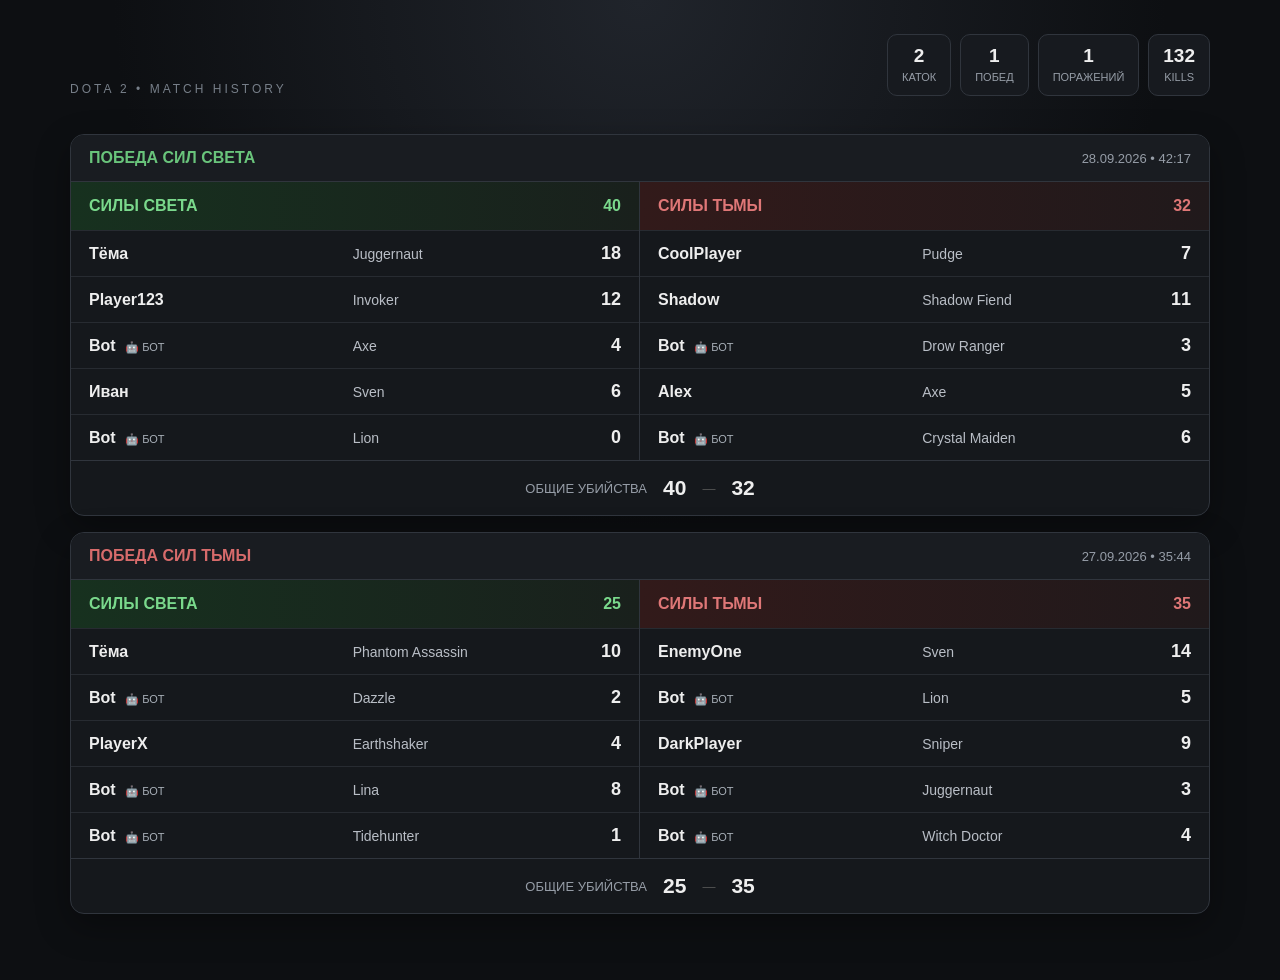
<file: index.html>
<!DOCTYPE html>
<html lang="ru">
<head>
  <meta charset="UTF-8">
  <meta name="viewport" content="width=device-width, initial-scale=1.0">
  <title>DOTA 2 • MATCH HISTOR</title>
  <link rel="stylesheet" href="style.css">
</head>
<body>
  <header class="top">
    <div>
      <div class="eyebrow">DOTA 2 • MATCH HISTORY</div>
    </div>
    <div class="stats" id="stats"></div>
  </header>

  <main id="matches" class="matches"></main>

  <script src="script.js"></script>
</body>
</html>
</file>
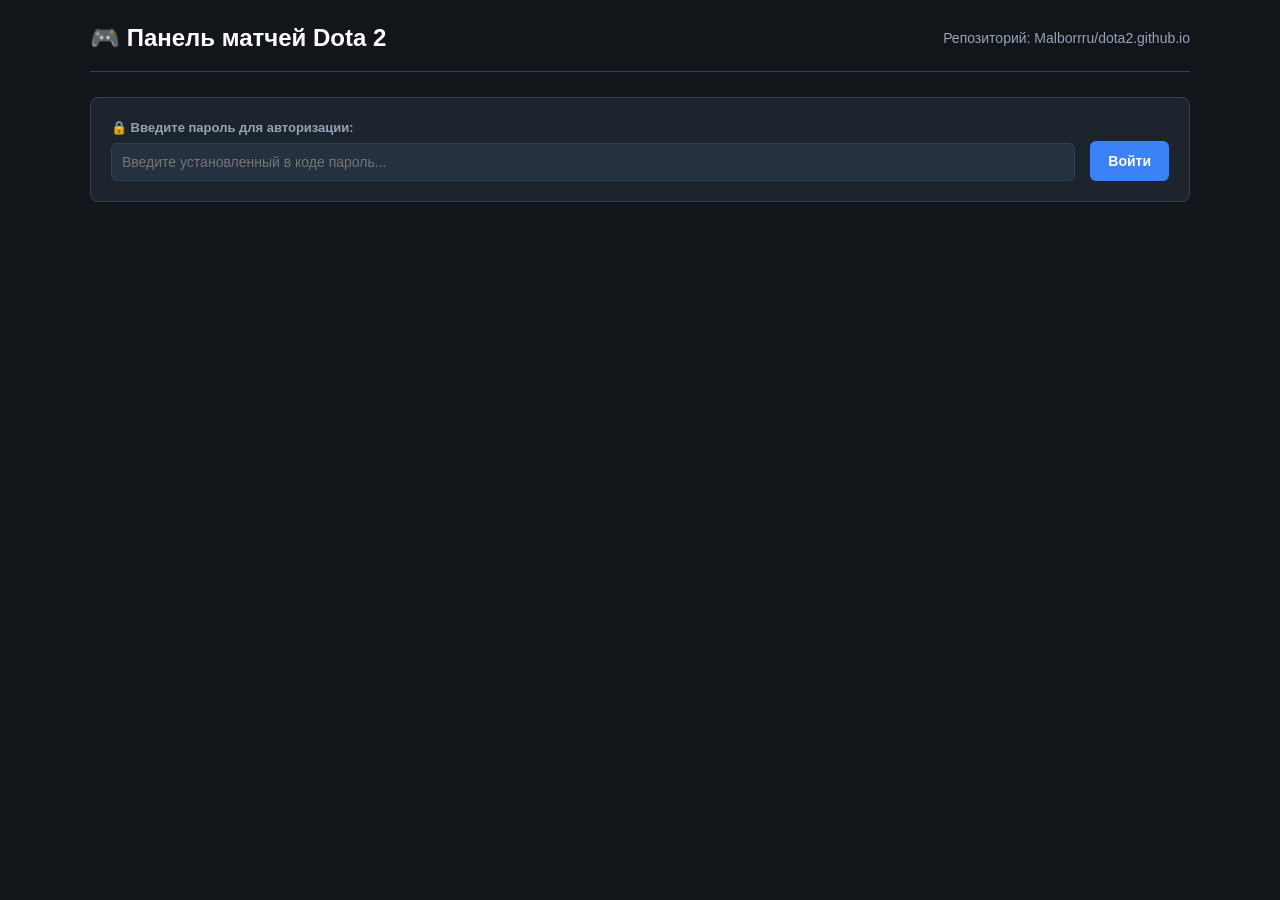
<file: admin.html>
<!DOCTYPE html>
<html lang="ru">
<head>
    <meta charset="UTF-8">
    <meta name="viewport" content="width=device-width, initial-scale=1.0">
    <title>Управление матчами Dota 2</title>
    <style>
        :root {
            --bg-dark: #12161a;
            --bg-card: #1c242d;
            --bg-input: #25313f;
            --text-main: #e2e8f0;
            --text-muted: #94a3b8;
            --accent: #3b82f6;
            --accent-hover: #2563eb;
            --success: #10b981;
            --danger: #ef4444;
            --border: #334155;
        }

        * { box-sizing: border-box; margin: 0; padding: 0; font-family: 'Segoe UI', Tahoma, Geneva, Verdana, sans-serif; }
        body { background-color: var(--bg-dark); color: var(--text-main); padding: 20px; line-height: 1.5; }
        .container { max-width: 1100px; margin: 0 auto; }
        
        header { display: flex; justify-content: space-between; align-items: center; margin-bottom: 25px; padding-bottom: 15px; border-bottom: 1px solid var(--border); }
        h1 { font-size: 24px; color: #fff; display: flex; align-items: center; gap: 10px; }
        
        .auth-panel { background: var(--bg-card); padding: 20px; border-radius: 8px; border: 1px solid var(--border); margin-bottom: 25px; display: flex; align-items: flex-end; gap: 15px; }
        .form-group { display: flex; flex-direction: column; gap: 5px; flex: 1; }
        .form-group.inline { flex-direction: row; align-items: center; gap: 10px; margin-bottom: 0; }
        label { font-size: 13px; color: var(--text-muted); font-weight: 600; }
        input, select { background: var(--bg-input); border: 1px solid var(--border); padding: 10px; border-radius: 6px; color: #fff; font-size: 14px; transition: border 0.2s; width: 100%; }
        input:focus, select:focus { outline: none; border-color: var(--accent); }
        
        .btn { background: var(--accent); color: #fff; border: none; padding: 10px 18px; border-radius: 6px; cursor: pointer; font-size: 14px; font-weight: 600; display: inline-flex; align-items: center; gap: 8px; transition: background 0.2s; height: 40px; }
        .btn:hover { background: var(--accent-hover); }
        .btn-success { background: var(--success); }
        .btn-success:hover { background: #059669; }
        .btn-danger { background: var(--danger); }
        .btn-danger:hover { background: #dc2626; }
        .btn-secondary { background: #475569; }
        .btn-secondary:hover { background: #334155; }
        
        .actions-bar { display: flex; justify-content: space-between; align-items: center; margin-bottom: 20px; }
        .main-actions { display: flex; gap: 10px; }
        
        .matches-list { display: flex; flex-direction: column; gap: 15px; }
        .match-card { background: var(--bg-card); border: 1px solid var(--border); border-radius: 8px; padding: 20px; position: relative; }
        .match-header { display: flex; justify-content: space-between; align-items: center; margin-bottom: 15px; padding-bottom: 10px; border-bottom: 1px solid #2a3746; }
        .match-title { font-size: 18px; font-weight: bold; }
        .match-meta { display: flex; gap: 15px; color: var(--text-muted); font-size: 13px; }
        .badge { padding: 4px 8px; border-radius: 4px; font-size: 12px; font-weight: bold; text-transform: uppercase; }
        .badge-radiant { background: rgba(16, 185, 129, 0.2); color: #10b981; }
        .badge-dire { background: rgba(239, 68, 68, 0.2); color: #ef4444; }
        
        .teams-grid { display: grid; grid-template-columns: 1fr 1fr; gap: 20px; }
        .team-column h4 { margin-bottom: 8px; font-size: 14px; color: var(--text-muted); }
        .player-row { display: flex; justify-content: space-between; background: rgba(0,0,0,0.15); padding: 6px 12px; margin-bottom: 4px; border-radius: 4px; font-size: 13px; align-items: center; }
        .player-info { display: flex; align-items: center; gap: 8px; }
        .player-name a { color: var(--accent); text-decoration: none; }
        .player-name a:hover { text-decoration: underline; }
        .player-hero { font-style: italic; color: #cbd5e1; }
        .player-kills { font-weight: bold; color: #f59e0b; }
        .bot-tag { font-size: 10px; background: #475569; padding: 1px 4px; border-radius: 3px; color: #cbd5e1; }
        
        .match-card-actions { display: flex; gap: 8px; margin-top: 15px; justify-content: flex-end; }
        
        /* Modal */
        .modal { display: none; position: fixed; top: 0; left: 0; width: 100%; height: 100%; background: rgba(0,0,0,0.75); z-index: 1000; overflow-y: auto; padding: 20px 0; }
        .modal-content { background: var(--bg-card); max-width: 900px; margin: 40px auto; border-radius: 8px; border: 1px solid var(--border); padding: 25px; }
        .modal-header { display: flex; justify-content: space-between; align-items: center; margin-bottom: 20px; padding-bottom: 10px; border-bottom: 1px solid var(--border); }
        .modal-grid-meta { display: grid; grid-template-columns: repeat(4, 1fr); gap: 15px; margin-bottom: 20px; }
        .modal-teams-editor { display: grid; grid-template-columns: 1fr 1fr; gap: 25px; }
        .team-editor-box { background: rgba(0,0,0,0.15); padding: 15px; border-radius: 6px; border: 1px solid #2a3746; }
        .team-editor-box h3 { margin-bottom: 15px; font-size: 16px; border-bottom: 1px solid var(--border); padding-bottom: 5px; }
        .player-editor-row { display: grid; grid-template-columns: 80px 100px 100px 50px 1fr; gap: 8px; margin-bottom: 10px; align-items: center; }
        
        .status-msg { padding: 12px; border-radius: 6px; margin-bottom: 20px; display: none; font-size: 14px; }
        .status-error { background: rgba(239, 68, 68, 0.2); color: #fca5a5; border: 1px solid var(--danger); }
        .status-success { background: rgba(16, 185, 129, 0.2); color: #a7f3d0; border: 1px solid var(--success); }
        
        @media (max-width: 768px) {
            .teams-grid, .modal-teams-editor, .auth-panel { grid-template-columns: 1fr; display: flex; flex-direction: column; }
            .player-editor-row { grid-template-columns: 1fr; gap: 5px; background: rgba(251,251,251,0.03); padding: 10px; border-radius: 4px; }
        }
    </style>
</head>
<body>
    <div class="container">
        <header>
            <h1>🎮 Панель матчей Dota 2</h1>
            <div id="repo-info-label" style="color: var(--text-muted); font-size: 14px;"></div>
        </header>

        <!-- Панель входа по паролю -->
        <div class="auth-panel" id="password-section">
            <div class="form-group">
                <label for="admin-password">🔒 Введите пароль для авторизации:</label>
                <input type="password" id="admin-password" placeholder="Введите установленный в коде пароль...">
            </div>
            <button class="btn" onclick="checkPassword()">Войти</button>
        </div>

        <!-- Основной контент (скрыт до ввода пароля) -->
        <div id="main-content" style="display: none;">
            <div id="status-box" class="status-msg"></div>

            <div class="actions-bar">
                <button class="btn btn-success" onclick="openMatchModal()">➕ Добавить матч</button>
                <div class="main-actions">
                    <button class="btn btn-secondary" onclick="loadDataFromGitHub()">🔄 Загрузить из GitHub</button>
                    <button class="btn" onclick="saveDataToGitHub()">💾 Сохранить на GitHub</button>
                </div>
            </div>

            <div class="matches-list" id="matches-container">
                <!-- Сюда рендерятся матчи -->
                <div style="text-align: center; color: var(--text-muted); padding: 40px;">Нажмите «Загрузить из GitHub», чтобы отобразить матчи.</div>
            </div>
        </div>
    </div>

    <!-- Модальное окно Редактирования / Добавления -->
    <div class="modal" id="match-modal">
        <div class="modal-content">
            <div class="modal-header">
                <h2 id="modal-title">Добавить новый матч</h2>
                <button class="btn btn-danger" style="height:30px; padding: 0 10px;" onclick="closeMatchModal()">✕</button>
            </div>
            
            <input type="hidden" id="edit-match-id">
            
            <div class="modal-grid-meta">
                <div class="form-group">
                    <label>ID Матча</label>
                    <input type="number" id="m-id" placeholder="Напр: 3">
                </div>
                <div class="form-group">
                    <label>Дата</label>
                    <input type="text" id="m-date" placeholder="ДД.ММ.ГГГГ">
                </div>
                <div class="form-group">
                    <label>Длительность</label>
                    <input type="text" id="m-duration" placeholder="ММ:СС">
                </div>
                <div class="form-group">
                    <label>Победитель</label>
                    <select id="m-winner">
                        <option value="radiant">Radiant</option>
                        <option value="dire">Dire</option>
                    </select>
                </div>
            </div>

            <div class="modal-teams-editor">
                <!-- Сборная Radiant -->
                <div class="team-editor-box">
                    <h3 style="color: #10b981;">Команда Radiant</h3>
                    <div id="radiant-players-inputs"></div>
                </div>

                <!-- Сборная Dire -->
                <div class="team-editor-box">
                    <h3 style="color: #ef4444;">Команда Dire</h3>
                    <div id="dire-players-inputs"></div>
                </div>
            </div>

            <div class="match-card-actions" style="margin-top: 25px; border-top: 1px solid var(--border); padding-top: 15px;">
                <button class="btn btn-secondary" onclick="closeMatchModal()">Отмена</button>
                <button class="btn btn-success" onclick="saveMatchForm()">Сохранить матч в список</button>
            </div>
        </div>
    </div>

    <script>
        // ==========================================
        // НАСТРОЙКИ КОНФИГУРАЦИИ (ЗАПОЛНИТЕ ИХ)
        // ==========================================
        const CONFIG = {
            PASSWORD: "123qweasZX",             // Пароль для доступа к этой админ-панели
            GITHUB_TOKEN: "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", // GitHub Personal Access Token (классический, с правами repo)
            OWNER:"Malborrru",             // Ваше имя пользователя GitHub
            REPO: "dota2.github.io",               // Название вашего репозитория
            FILE_PATH: "matches.json"              // Путь к файлу в репозитории (например, matches.json)
        };

        let matchesData = [];
        let currentSha = null; // Необходим для перезаписи файла в GitHub API

        // Инициализация при загрузке
        window.addEventListener('DOMContentLoaded', () => {
            document.getElementById('repo-info-label').innerText = `Репозиторий: ${CONFIG.OWNER}/${CONFIG.REPO}`;
            
            // Если конфигурация не заполнена в коде, предупреждаем в консоль
            if(CONFIG.PASSWORD === "123qweasZX") {
                console.warn("Пожалуйста, откройте index.html в текстовом редакторе и настройте параметры в блоке CONFIG!");
            }
        });

        // Проверка пароля
        function checkPassword() {
            const inputPass = document.getElementById('admin-password').value;
            if (inputPass === CONFIG.PASSWORD || CONFIG.PASSWORD === "123qweasZX") {
                document.getElementById('password-section').style.display = 'none';
                document.getElementById('main-content').style.display = 'block';
                showStatus("Авторизация успешна. Загрузите данные с сервера.", "success");
            } else {
                alert("Неверный пароль доступа!");
            }
        }

        function showStatus(text, type) {
            const box = document.getElementById('status-box');
            box.innerText = text;
            box.className = `status-msg status-${type}`;
            box.style.display = 'block';
            setTimeout(() => { box.style.display = 'none'; }, 6000);
        }

        // Загрузка JSON с GitHub API
        async function loadDataFromGitHub() {
            if(!validateConfig()) return;
            showStatus("Загрузка данных из GitHub...", "success");
            
            const url = `https://api.github.com/repos/${CONFIG.OWNER}/${CONFIG.REPO}/contents/${CONFIG.FILE_PATH}`;
            
            try {
                const response = await fetch(url, {
                    headers: {
                        "Authorization": `token ${CONFIG.GITHUB_TOKEN}`,
                        "Accept": "application/vnd.github.v3+json"
                    }
                });

                if (!response.ok) {
                    throw new Error(`Ошибка GitHub: ${response.status} (Проверьте токен, настройки и наличие файла)`);
                }

                const fileData = await response.json();
                currentSha = fileData.sha; // Запоминаем SHA текущей версии файла
                
                // Декодируем base64 UTF-8 корректно
                const utf8String = atob(fileData.content.replace(/\n/g, ''));
                // Декодирование байтов в строку UTF-8 (для поддержки кириллицы)
                const decodedText = decodeURIComponent(atob(fileData.content).split('').map(function(c) {
                    return '%' + ('00' + c.charCodeAt(0).toString(16)).slice(-2);
                }).join(''));

                matchesData = JSON.parse(decodedText);
                renderMatches();
                showStatus(`Данные успешно загружены! Найдено матчей: ${matchesData.length}`, "success");
            } catch (err) {
                showStatus(err.message, "error");
                console.error(err);
            }
        }

        // Сохранение JSON на GitHub API (Коммит)
        async function saveDataToGitHub() {
            if(!validateConfig()) return;
            if(!currentSha) {
                showStatus("Нельзя сохранить! Сначала необходимо один раз нажать 'Загрузить из GitHub', чтобы синхронизировать хэш файла.", "error");
                return;
            }

            showStatus("Отправка коммита на GitHub...", "success");
            const url = `https://api.github.com/repos/${CONFIG.OWNER}/${CONFIG.REPO}/contents/${CONFIG.FILE_PATH}`;
            
            // Сортируем матчи по ID по убыванию для удобства отображения (новые сверху)
            matchesData.sort((a,b) => b.id - a.id);
            
            const jsonString = JSON.stringify(matchesData, null, 2);
            
            // Надежное кодирование строки UTF-8 в Base64 для GitHub API
            const base64Content = btoa(encodeURIComponent(jsonString).replace(/%([0-9A-F]{2})/g, function(match, p1) {
                return String.fromCharCode(parseInt(p1, 16));
            }));

            const bodyData = {
                message: `Админ-панель: обновление лога матчей (Кол-во: ${matchesData.length})`,
                content: base64Content,
                sha: currentSha
            };

            try {
                const response = await fetch(url, {
                    method: "PUT",
                    headers: {
                        "Authorization": `token ${CONFIG.GITHUB_TOKEN}`,
                        "Content-Type": "application/json",
                        "Accept": "application/vnd.github.v3+json"
                    },
                    body: JSON.stringify(bodyData)
                });

                if (!response.ok) {
                    const errorDetails = await response.text();
                    throw new Error(`Не удалось сохранить: ${response.status}. Подробнее: ${errorDetails}`);
                }

                const resData = await response.json();
                currentSha = resData.content.sha; // Обновляем SHA для последующих сохранений
                showStatus("🎉 Изменения успешно сохранены на GitHub Pages! Сайт обновится в течение пары минут.", "success");
            } catch (err) {
                showStatus(err.message, "error");
                console.error(err);
            }
        }

        function validateConfig() {
            if(CONFIG.GITHUB_TOKEN.includes("ЗДЕСЬ") || CONFIG.OWNER.includes("ЛОГИН")) {
                showStatus("Ошибка: Конфигурация в коде скрипта (CONFIG) не заполнена! Откройте файл в редакторе кода.", "error");
                return false;
            }
            return true;
        }

        // Отрисовка списка матчей
        function renderMatches() {
            const container = document.getElementById('matches-container');
            container.innerHTML = "";

            if(matchesData.length === 0) {
                container.innerHTML = `<div style="text-align: center; color: var(--text-muted); padding: 40px;">Список матчей пуст.</div>`;
                return;
            }

            matchesData.forEach(match => {
                const card = document.createElement('div');
                card.className = 'match-card';
                
                const badgeClass = match.winner === 'radiant' ? 'badge-radiant' : 'badge-dire';
                const badgeText = match.winner === 'radiant' ? 'Победа Radiant' : 'Победа Dire';

                let radiantHTML = '';
                match.teams.radiant.forEach(p => {
                    const tag = p.bot ? '<span class="bot-tag">Бот</span>' : '';
                    const nameDisplay = p.bot ? p.name : `<a href="${p.profile || '#'}" target="_blank">${p.name}</a>`;
                    radiantHTML += `
                        <div class="player-row">
                            <div class="player-info">
                                <span class="player-name">${nameDisplay} ${tag}</span>
                                <span class="player-hero">(${p.hero})</span>
                            </div>
                            <span class="player-kills">${p.kills} K</span>
                        </div>`;
                });

                let direHTML = '';
                match.teams.dire.forEach(p => {
                    const tag = p.bot ? '<span class="bot-tag">Бот</span>' : '';
                    const nameDisplay = p.bot ? p.name : `<a href="${p.profile || '#'}" target="_blank">${p.name}</a>`;
                    direHTML += `
                        <div class="player-row">
                            <div class="player-info">
                                <span class="player-name">${nameDisplay} ${tag}</span>
                                <span class="player-hero">(${p.hero})</span>
                            </div>
                            <span class="player-kills">${p.kills} K</span>
                        </div>`;
                });

                card.innerHTML = `
                    <div class="match-header">
                        <div>
                            <span class="match-title">Матч #${match.id}</span>
                            <div class="match-meta">
                                <span>📅 ${match.date}</span>
                                <span>⏱️ Длительность: ${match.duration}</span>
                            </div>
                        </div>
                        <span class="badge ${badgeClass}">${badgeText}</span>
                    </div>
                    <div class="teams-grid">
                        <div class="team-column">
                            <h4>🟢 Силы Света (Radiant)</h4>
                            ${radiantHTML}
                        </div>
                        <div class="team-column">
                            <h4>🔴 Силы Тьмы (Dire)</h4>
                            ${direHTML}
                        </div>
                    </div>
                    <div class="match-card-actions">
                        <button class="btn btn-secondary" style="height:32px; padding:0 12px; font-size:12px;" onclick="editMatch(${match.id})">✏️ Редактировать</button>
                        <button class="btn btn-danger" style="height:32px; padding:0 12px; font-size:12px;" onclick="deleteMatch(${match.id})">🗑️ Удалить</button>
                    </div>
                `;
                container.appendChild(card);
            });
        }

        // Модальное окно генерации строк игроков
        function generatePlayerInputs(team, data = null) {
            const container = document.getElementById(`${team}-players-inputs`);
            container.innerHTML = "";
            
            for(let i = 0; i < 5; i++) {
                const p = (data && data[i]) ? data[i] : { name: "Bot", hero: "Axe", kills: 0, bot: true, profile: "https://steamcommunity.com/" };
                
                const row = document.createElement('div');
                row.className = 'player-editor-row';
                row.innerHTML = `
                    <select class="p-type" onchange="toggleProfileInput(this)">
                        <option value="bot" ${p.bot ? 'selected' : ''}>Бот</option>
                        <option value="player" ${!p.bot ? 'selected' : ''}>Игрок</option>
                    </select>
                    <input type="text" class="p-name" placeholder="Имя" value="${p.name}">
                    <input type="text" class="p-hero" placeholder="Герой" value="${p.hero}">
                    <input type="number" class="p-kills" placeholder="Убийства" value="${p.kills}">
                    <input type="text" class="p-profile" placeholder="Steam URL" value="${p.profile || 'https://steamcommunity.com/'}" style="display: ${p.bot ? 'none' : 'block'}; font-size:11px;">
                `;
                container.appendChild(row);
            }
        }

        function toggleProfileInput(selectEl) {
            const row = selectEl.parentElement;
            const profileInput = row.querySelector('.p-profile');
            const nameInput = row.querySelector('.p-name');
            
            if(selectEl.value === 'bot') {
                profileInput.style.display = 'none';
                if(nameInput.value === '') nameInput.value = 'Bot';
            } else {
                profileInput.style.display = 'block';
                if(nameInput.value === 'Bot') nameInput.value = '';
            }
        }

        // Открытие модалки для нового матча
        function openMatchModal() {
            document.getElementById('modal-title').innerText = "Добавить новый матч";
            document.getElementById('edit-match-id').value = "";
            
            // Автоматическое заполнение дефолтных полей
            const today = new Date();
            const dd = String(today.getDate()).padStart(2, '0');
            const mm = String(today.getMonth() + 1).padStart(2, '0');
            const yyyy = today.getFullYear();
            
            // Вычисляем свободный ID
            const nextId = matchesData.length > 0 ? Math.max(...matchesData.map(m => m.id)) + 1 : 1;
            
            document.getElementById('m-id').value = nextId;
            document.getElementById('m-date').value = `${dd}.${mm}.${yyyy}`;
            document.getElementById('m-duration').value = "35:00";
            document.getElementById('m-winner').value = "radiant";
            
            generatePlayerInputs('radiant');
            generatePlayerInputs('dire');
            
            document.getElementById('match-modal').style.display = 'block';
        }

        // Закрытие модалки
        function closeMatchModal() {
            document.getElementById('match-modal').style.display = 'none';
        }

        // Редактирование существующего матча
        function editMatch(id) {
            const match = matchesData.find(m => m.id === id);
            if(!match) return;

            document.getElementById('modal-title').innerText = `Редактировать матч #${id}`;
            document.getElementById('edit-match-id').value = id;
            
            document.getElementById('m-id').value = match.id;
            document.getElementById('m-date').value = match.date;
            document.getElementById('m-duration').value = match.duration;
            document.getElementById('m-winner').value = match.winner;
            
            generatePlayerInputs('radiant', match.teams.radiant);
            generatePlayerInputs('dire', match.teams.dire);
            
            document.getElementById('match-modal').style.display = 'block';
        }

        // Удаление матча
        function deleteMatch(id) {
            if(confirm(`Вы уверены, что хотите удалить матч #${id} из локального списка? Изменения вступят в силу после нажатия кнопки сохранения.`)) {
                matchesData = matchesData.filter(m => m.id !== id);
                renderMatches();
                showStatus(`Матч #${id} удален из списка. Не забудьте сохранить изменения на GitHub.`, "success");
            }
        }

        // Парсинг данных игроков из строк формы
        function parseTeamInputs(teamName) {
            const container = document.getElementById(`${teamName}-players-inputs`);
            const rows = container.querySelectorAll('.player-editor-row');
            const players = [];

            rows.forEach(row => {
                const isBot = row.querySelector('.p-type').value === 'bot';
                const playerObj = {
                    name: row.querySelector('.p-name').value || (isBot ? "Bot" : "Player"),
                    hero: row.querySelector('.p-hero').value || "Hero",
                    kills: parseInt(row.querySelector('.p-kills').value) || 0
                };

                if (isBot) {
                    playerObj.bot = true;
                } else {
                    playerObj.profile = row.querySelector('.p-profile').value || "https://steamcommunity.com/";
                }
                players.push(playerObj);
            });
            return players;
        }

        // Сохранение данных из формы в локальный массив матчей
        function saveMatchForm() {
            const formId = parseInt(document.getElementById('m-id').value);
            const editId = document.getElementById('edit-match-id').value;
            
            const matchObject = {
                id: formId,
                date: document.getElementById('m-date').value,
                duration: document.getElementById('m-duration').value,
                winner: document.getElementById('m-winner').value,
                teams: {
                    radiant: parseTeamInputs('radiant'),
                    dire: parseTeamInputs('dire')
                }
            };

            if(editId !== "") {
                // Если редактировали: заменяем старый объект
                const oldId = parseInt(editId);
                matchesData = matchesData.map(m => m.id === oldId ? matchObject : m);
                showStatus(`Данные матча #${formId} успешно обновлены в локальном списке. Пожалуйста, сохраните изменения на GitHub!`, "success");
            } else {
                // Если новый: проверяем дублирование ID
                if(matchesData.some(m => m.id === formId)) {
                    alert(`Матч с ID ${formId} уже существует! Выберите другой ID.`);
                    return;
                }
                matchesData.push(matchObject);
                showStatus(`Матч #${formId} добавлен в локальный список. Пожалуйста, сохраните изменения на GitHub!`, "success");
            }

            closeMatchModal();
            renderMatches();
        }
    </script>
</body>
</html>
</file>
<file: style.css>
*{box-sizing:border-box}
:root{
  --bg:#0d0f12;--panel:#15181d;--panel2:#1b1f25;--line:#30353d;
  --text:#eee;--muted:#969da7;--light:#5dbb72;--dark:#c45b5b;
}
body{
  margin:0;background:radial-gradient(circle at top,#20242b 0,#0d0f12 45%);
  color:var(--text);font-family:Arial,Helvetica,sans-serif;min-height:100vh;
}
.top{max-width:1180px;margin:auto;padding:34px 20px 22px;display:flex;justify-content:space-between;gap:20px;align-items:end}
.eyebrow{font-size:12px;letter-spacing:3px;color:#777f89}
h1{margin:7px 0 0;font-size:36px}
.stats{display:flex;gap:9px;flex-wrap:wrap;justify-content:flex-end}
.stat{background:#171a1f;border:1px solid var(--line);border-radius:10px;padding:10px 14px;text-align:center}
.stat b{display:block;font-size:19px}.stat span{font-size:11px;color:var(--muted)}
.matches{max-width:1180px;margin:auto;padding:0 20px 50px}
.match{background:rgba(21,24,29,.96);border:1px solid var(--line);border-radius:14px;overflow:hidden;margin:16px 0;box-shadow:0 12px 35px #0005}
.match-head{padding:14px 18px;display:flex;align-items:center;justify-content:space-between;background:#191c21;border-bottom:1px solid var(--line)}
.result{font-weight:800}.win{color:#69c47b}.loss{color:#d76b6b}
.meta{color:var(--muted);font-size:13px}
.teams{display:grid;grid-template-columns:1fr 1fr}
.team{min-width:0}.team:first-child{border-right:1px solid var(--line)}
.team-title{padding:15px 18px;font-weight:800;display:flex;justify-content:space-between}
.light .team-title{background:linear-gradient(90deg,#17311f,#19201c);color:#7ad98c}
.dark .team-title{background:linear-gradient(90deg,#321a1a,#20191b);color:#df7777}
.player{display:grid;grid-template-columns:minmax(120px,1fr) minmax(110px,.8fr) 55px;align-items:center;gap:12px;padding:12px 18px;border-top:1px solid #272b31}
.player:hover{background:#20242a}
.name{font-weight:700;white-space:nowrap;overflow:hidden;text-overflow:ellipsis}
.name a{color:inherit;text-decoration:none}.name a:hover{text-decoration:underline}
.bot{font-size:11px;color:#a8afb8;font-weight:normal;margin-left:5px}
.hero{color:#b9bec6;font-size:14px;white-space:nowrap;overflow:hidden;text-overflow:ellipsis}
.kills{text-align:right;font-weight:900;font-size:18px}
.bottom{padding:15px 18px;border-top:1px solid var(--line);display:flex;justify-content:center;align-items:center;gap:16px;color:var(--muted);font-size:13px}
.score{font-size:21px;font-weight:900;color:#eee}.dash{color:#555}
@media(max-width:700px){
  .top{align-items:flex-start;flex-direction:column}.stats{justify-content:flex-start}
  h1{font-size:30px}.matches{padding:0 10px 30px}
  .player{grid-template-columns:minmax(80px,1fr) minmax(75px,.8fr) 35px;padding:11px 10px;gap:7px}
  .team-title{padding:12px 10px}.match-head{padding:12px}.hero{font-size:12px}.kills{font-size:16px}
}
</file>
